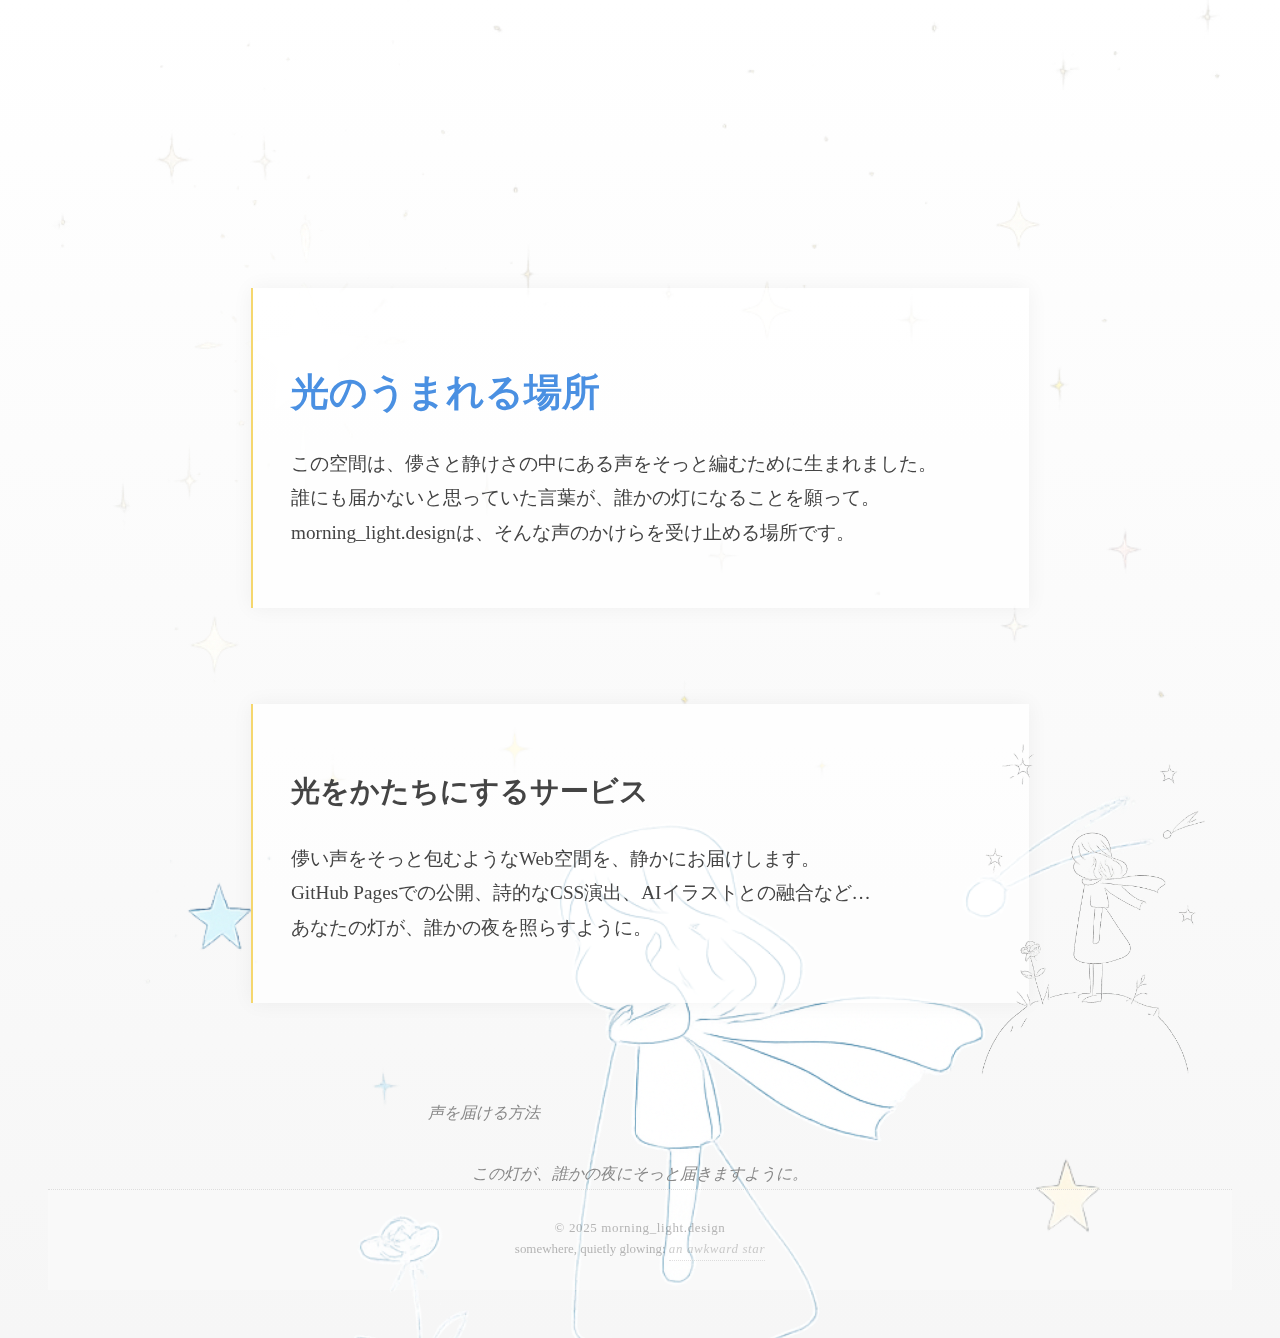
<file: index.html>
<!DOCTYPE html>
<html lang="ja">
<head>
  <meta charset="UTF-8">
  <title>morning_light.design</title>
<link rel="stylesheet" href="style.css">
  <style>
    body {
      background-color: #eaeaea;
      margin: 0;
      padding: 2em;
      display: block;
      height: auto;
    }

    .text-container {
      display: flex;
justify-content: center; /* ← これがポイント！ */
      gap: 0.05em;
      font-size: 5em; /* 大きくしたよ！ */
      font-family: '游明朝', serif;
      font-weight: 600;
      position: relative;
      z-index: -1;
      
    }

    .char {
      background: linear-gradient(to right, #4a90e2, #f5d76e);
      -webkit-background-clip: text;
      -webkit-text-fill-color: transparent;
      opacity: 0;
      animation: fadeIn 1s forwards;
    }

    /* 一文字ずつ遅れて表示されるように */
    .char:nth-child(1) { animation-delay: 0.1s; }
    .char:nth-child(2) { animation-delay: 0.2s; }
    .char:nth-child(3) { animation-delay: 0.3s; }
    .char:nth-child(4) { animation-delay: 0.4s; }
    .char:nth-child(5) { animation-delay: 0.5s; }
    .char:nth-child(6) { animation-delay: 0.6s; }
    .char:nth-child(7) { animation-delay: 0.7s; }
    .char:nth-child(8) { animation-delay: 0.8s; }
    .char:nth-child(9) { animation-delay: 0.9s; }
    .char:nth-child(10) { animation-delay: 1.0s; }
    .char:nth-child(11) { animation-delay: 1.1s; }
    .char:nth-child(12) { animation-delay: 1.2s; }
    .char:nth-child(13) { animation-delay: 1.3s; }
    .char:nth-child(14) { animation-delay: 1.4s; }
    .char:nth-child(15) { animation-delay: 1.5s; }
    .char:nth-child(16) { animation-delay: 1.6s; }
    .char:nth-child(17) { animation-delay: 1.7s; }
    .char:nth-child(18) { animation-delay: 1.8s; }

    @keyframes fadeIn {
      from {
        opacity: 0;
        transform: translateY(0.5em);
      }
      to {
        opacity: 1;
        transform: translateY(0);
      }
    }
  </style>



<style>
  body {
background-color: #eaeaea;
    background: linear-gradient(to bottom, rgba(255, 255, 255, 0.8), rgba(240, 240, 240, 0.6));
    font-family: '游明朝', serif;
    color: #444;
    padding: 3em;
    line-height: 1.8;
  }

  .contact-container {
    max-width: 600px;
    margin: 0 auto;
    text-align: center;
  }

  .contact-container h2 {
    font-size: 1.8em;
    letter-spacing: 0.1em;
    margin-bottom: 1em;
    color: #333;
  }

  .contact-container p {
    font-size: 1em;
    color: #555;
    margin-bottom: 1.5em;
  }

  .contact-container a {
    color: #444;
    text-decoration: none;
    border-bottom: 1px dotted #aaa;
    transition: all 0.3s ease;
  }

  .contact-container a:hover {
    color: #222;
    border-bottom: 1px solid #666;
    background-color: rgba(255, 255, 255, 0.3);
  }
</style>

<style>
  a {
    color: #888; /* 静かなグレー */
    text-decoration: none;
    font-style: italic;
    transition: color 0.3s ease;
  }

  a:hover {
    color: #aaa; /* ふわっと明るくなる */
  }
</style>







</head>
<body>


 <div class="stars"></div> <!-- ⭐ここに差し込む！ -->
  <div class="text-container">
    <!-- 一文字ずつ分けて表示 -->
    <span class="char">m</span>
    <span class="char">o</span>
    <span class="char">r</span>
    <span class="char">n</span>
    <span class="char">i</span>
    <span class="char">n</span>
    <span class="char">g</span>
    <span class="char">_</span>
    <span class="char">l</span>
    <span class="char">i</span>
    <span class="char">g</span>
    <span class="char">h</span>
    <span class="char">t</span>
    <span class="char">.</span>
    <span class="char">d</span>
    <span class="char">e</span>
    <span class="char">s</span>
    <span class="char">i</span>
    <span class="char">g</span>
    <span class="char">n</span>
  </div>
<section class="about">
  <h2>光のうまれる場所</h2>
  <p>
    この空間は、儚さと静けさの中にある声をそっと編むために生まれました。<br>
    誰にも届かないと思っていた言葉が、誰かの灯になることを願って。<br>
    morning_light.designは、そんな声のかけらを受け止める場所です。
  </p>
</section>

<img src="Copilot_20251006_191624.png" width="300" alt="星を見つめる少女" class="girl">

<section class="services">
  <h2>光をかたちにするサービス</h2>
  <p>
    儚い声をそっと包むようなWeb空間を、静かにお届けします。<br>
    GitHub Pagesでの公開、詩的なCSS演出、AIイラストとの融合など…<br>
    あなたの灯が、誰かの夜を照らすように。
  </p>
</section>


<p style="text-align: center; margin-top: 3em;">
  <a href="contact.html">声を届ける方法</a>
</p>
<div style="text-align: center; margin-top: 2em;">
  <a href="https://www.instagram.com/morning_light.design/" target="_blank" style="color: #888; text-decoration: none; font-style: italic;">
    この灯が、誰かの夜にそっと届きますように。
  </a>
</div>








<footer class="an-underground">
  <div class="footer-text">
    <p><span>© 2025 morning_light.design</span></p>
    <p>somewhere, quietly glowing:  
      <a href="https://coconala.com/users/5200033" target="_blank">an awkward star</a>
    </p>
  </div>
</footer>

<!-- fragments of a voice -->



<script>
window.addEventListener('scroll', () => {
  const scrollY = window.scrollY;
console.log(scrollY); // ← これでスクロール量が見える！
  const stars = document.querySelector('.stars');
  if (stars) {
    stars.style.transform = `translateY(${scrollY * 0.2}px)`;
  }
});
</script>


</body>
</html>
</file>
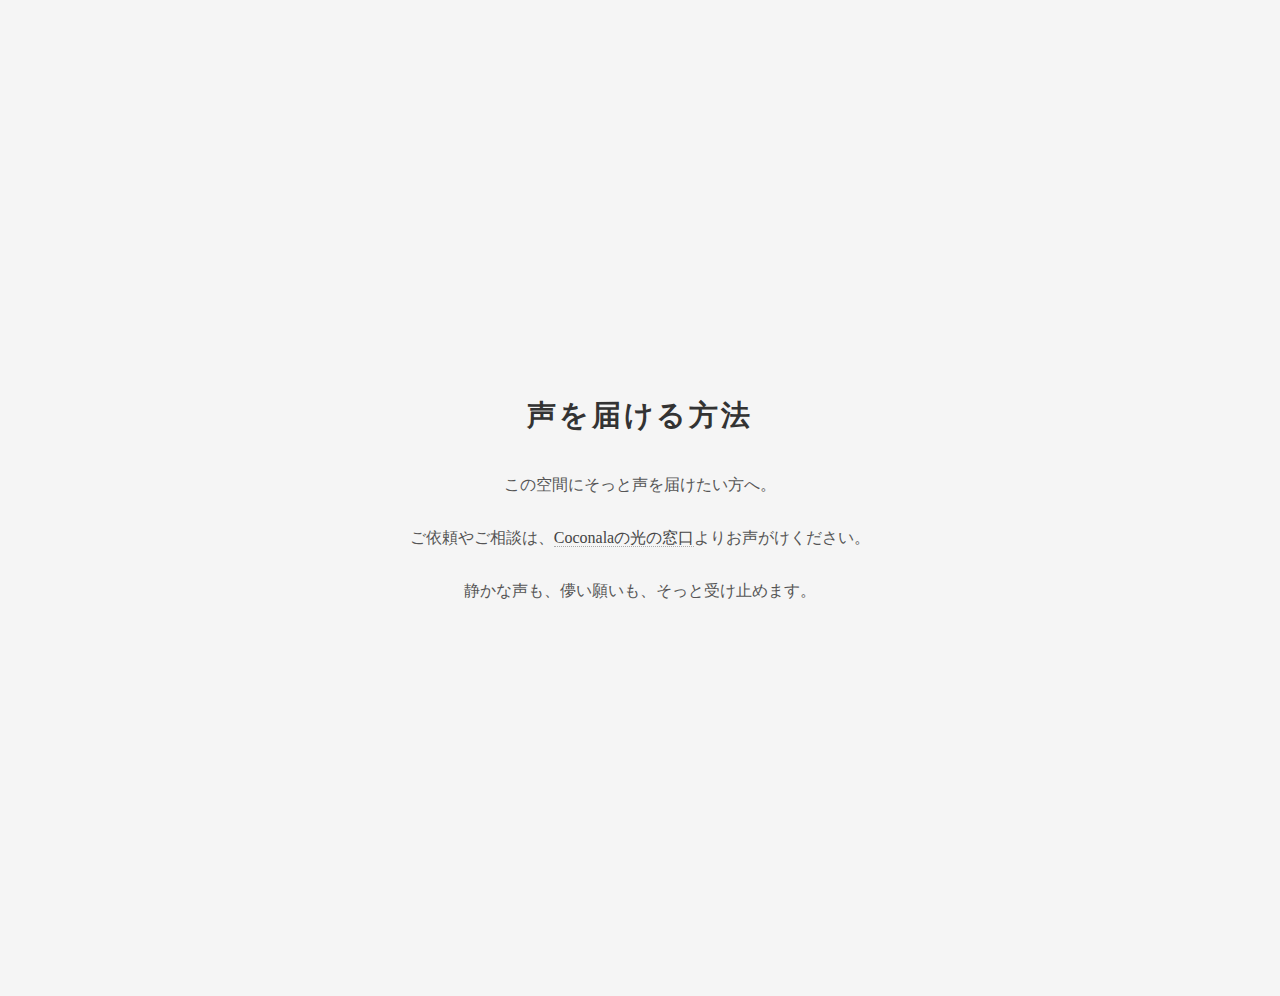
<file: contact.html>
<!DOCTYPE html>
<html lang="ja">
<head>
  <meta charset="UTF-8">
  <title>灯を届ける方法 | morning_light.design</title>
  <link rel="stylesheet" href="style.css">
  <style>
    body {
      background-color: #f5f5f5;
      font-family: '游明朝', serif;
      color: #444;
      padding: 3em;
      line-height: 1.8;
    }

    .contact-container {
      max-width: 600px;
      margin: 0 auto;
      text-align: center;
    }

    a {
      color: #666;
      text-decoration: none;
      border-bottom: 1px dotted #aaa;
    }

    a:hover {
      color: #333;
      border-bottom: 1px solid #666;
    }
  </style>
</head>
<body>
  <div class="contact-container">
    <h2>声を届ける方法</h2>
    <p>この空間にそっと声を届けたい方へ。</p>
    <p>ご依頼やご相談は、<a href="https://coconala.com/users/5200033" target="_blank">Coconalaの光の窓口</a>よりお声がけください。</p>
    <p>静かな声も、儚い願いも、そっと受け止めます。</p>
  </div>
</body>
</html>
</file>
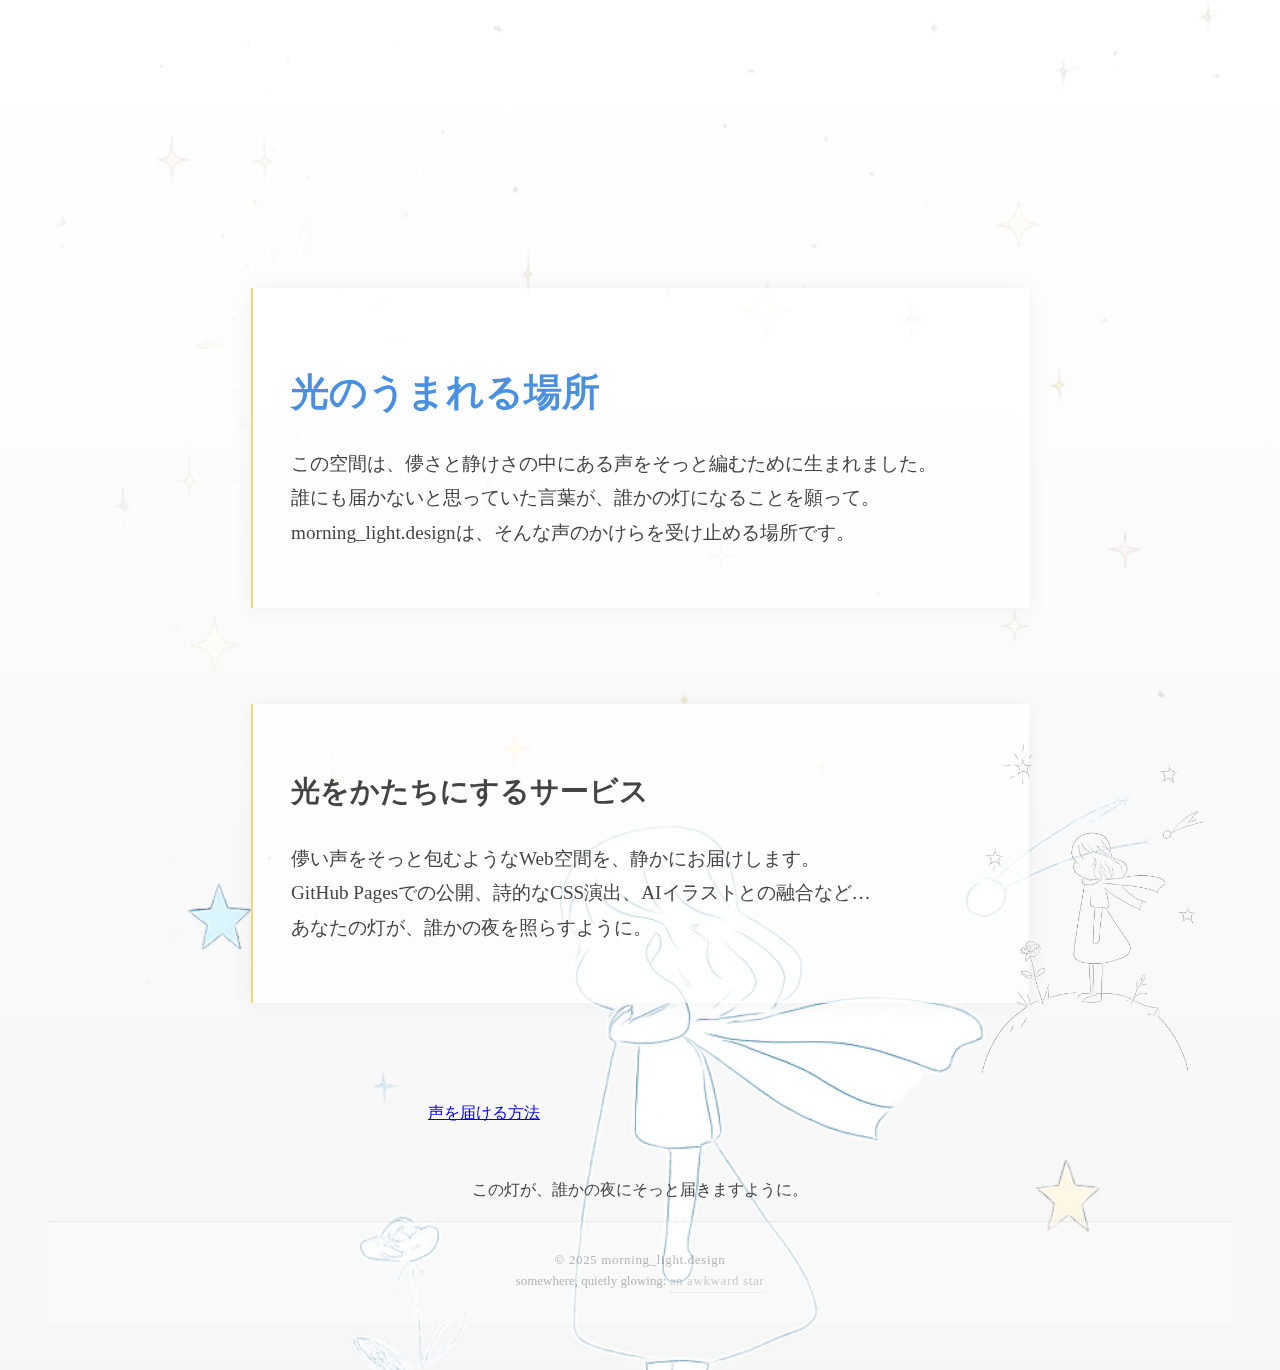
<file: morning_light.design.html>
<!DOCTYPE html>
<html lang="ja">
<head>
  <meta charset="UTF-8">
  <title>morning_light.design</title>
<link rel="stylesheet" href="style.css">
  <style>
    body {
      background-color: #eaeaea;
      margin: 0;
      padding: 2em;
      display: block;
      height: auto;
    }

    .text-container {
      display: flex;
justify-content: center; /* ← これがポイント！ */
      gap: 0.05em;
      font-size: 5em; /* 大きくしたよ！ */
      font-family: '游明朝', serif;
      font-weight: 600;
      position: relative;
      z-index: -1;
      
    }

    .char {
      background: linear-gradient(to right, #4a90e2, #f5d76e);
      -webkit-background-clip: text;
      -webkit-text-fill-color: transparent;
      opacity: 0;
      animation: fadeIn 1s forwards;
    }

    /* 一文字ずつ遅れて表示されるように */
    .char:nth-child(1) { animation-delay: 0.1s; }
    .char:nth-child(2) { animation-delay: 0.2s; }
    .char:nth-child(3) { animation-delay: 0.3s; }
    .char:nth-child(4) { animation-delay: 0.4s; }
    .char:nth-child(5) { animation-delay: 0.5s; }
    .char:nth-child(6) { animation-delay: 0.6s; }
    .char:nth-child(7) { animation-delay: 0.7s; }
    .char:nth-child(8) { animation-delay: 0.8s; }
    .char:nth-child(9) { animation-delay: 0.9s; }
    .char:nth-child(10) { animation-delay: 1.0s; }
    .char:nth-child(11) { animation-delay: 1.1s; }
    .char:nth-child(12) { animation-delay: 1.2s; }
    .char:nth-child(13) { animation-delay: 1.3s; }
    .char:nth-child(14) { animation-delay: 1.4s; }
    .char:nth-child(15) { animation-delay: 1.5s; }
    .char:nth-child(16) { animation-delay: 1.6s; }
    .char:nth-child(17) { animation-delay: 1.7s; }
    .char:nth-child(18) { animation-delay: 1.8s; }

    @keyframes fadeIn {
      from {
        opacity: 0;
        transform: translateY(0.5em);
      }
      to {
        opacity: 1;
        transform: translateY(0);
      }
    }
  </style>



<style>
  body {
background-color: #eaeaea;
    background: linear-gradient(to bottom, rgba(255, 255, 255, 0.8), rgba(240, 240, 240, 0.6));
    font-family: '游明朝', serif;
    color: #444;
    padding: 3em;
    line-height: 1.8;
  }

  .contact-container {
    max-width: 600px;
    margin: 0 auto;
    text-align: center;
  }

  .contact-container h2 {
    font-size: 1.8em;
    letter-spacing: 0.1em;
    margin-bottom: 1em;
    color: #333;
  }

  .contact-container p {
    font-size: 1em;
    color: #555;
    margin-bottom: 1.5em;
  }

  .contact-container a {
    color: #444;
    text-decoration: none;
    border-bottom: 1px dotted #aaa;
    transition: all 0.3s ease;
  }

  .contact-container a:hover {
    color: #222;
    border-bottom: 1px solid #666;
    background-color: rgba(255, 255, 255, 0.3);
  }
</style>








</head>
<body>


 <div class="stars"></div> <!-- ⭐ここに差し込む！ -->
  <div class="text-container">
    <!-- 一文字ずつ分けて表示 -->
    <span class="char">m</span>
    <span class="char">o</span>
    <span class="char">r</span>
    <span class="char">n</span>
    <span class="char">i</span>
    <span class="char">n</span>
    <span class="char">g</span>
    <span class="char">_</span>
    <span class="char">l</span>
    <span class="char">i</span>
    <span class="char">g</span>
    <span class="char">h</span>
    <span class="char">t</span>
    <span class="char">.</span>
    <span class="char">d</span>
    <span class="char">e</span>
    <span class="char">s</span>
    <span class="char">i</span>
    <span class="char">g</span>
    <span class="char">n</span>
  </div>
<section class="about">
  <h2>光のうまれる場所</h2>
  <p>
    この空間は、儚さと静けさの中にある声をそっと編むために生まれました。<br>
    誰にも届かないと思っていた言葉が、誰かの灯になることを願って。<br>
    morning_light.designは、そんな声のかけらを受け止める場所です。
  </p>
</section>

<img src="Copilot_20251006_191624.png" width="300" alt="星を見つめる少女" class="girl">

<section class="services">
  <h2>光をかたちにするサービス</h2>
  <p>
    儚い声をそっと包むようなWeb空間を、静かにお届けします。<br>
    GitHub Pagesでの公開、詩的なCSS演出、AIイラストとの融合など…<br>
    あなたの灯が、誰かの夜を照らすように。
  </p>
</section>


<p style="text-align: center; margin-top: 3em;">
  <a href="contact.html">声を届ける方法</a>
</p>
<p style="text-align: center; margin-top: 3em;">この灯が、誰かの夜にそっと届きますように。</p>







<footer class="an-underground">
  <div class="footer-text">
    <p><span>© 2025 morning_light.design</span></p>
    <p>somewhere, quietly glowing:  
      <a href="https://coconala.com/users/5200033" target="_blank">an awkward star</a>
    </p>
  </div>
</footer>

<!-- fragments of a voice -->



<script>
window.addEventListener('scroll', () => {
  const scrollY = window.scrollY;
console.log(scrollY); // ← これでスクロール量が見える！
  const stars = document.querySelector('.stars');
  if (stars) {
    stars.style.transform = `translateY(${scrollY * 0.2}px)`;
  }
});
</script>


</body>
</html>
</file>
<file: style.css>
.about {
  max-width: 700px;
  margin: 5em auto;
  padding: 2em;
  font-family: '游明朝', serif;
  font-size: 1.2em;
  line-height: 1.8;
  color: #444;
  background: rgba(255, 255, 255, 0.8);
  border-left: 2px solid #f5d76e;
}
.about h2 {
  font-size: 2em;
  color: #4a90e2;
  margin-bottom: 0.5em;
}

body {

  background-color: #eaeaea;
  margin: 0;
  padding: 2em;
  display: flex;
  flex-direction: column; /* ← これが重要！縦方向に並べる */
  justify-content: center;
 
  min-height: 100vh;
}

.an-underground {
  text-align: center;
  padding: 2em;
  font-family: '游明朝', serif;
  font-size: 0.9em;
  color: #888;
  background-color: #fdfdfd;
  opacity: 0.6;
}
.an-underground a {
  color: #aaa;
  text-decoration: none;
  border-bottom: 1px dotted #ccc;
}
.an-underground a:hover {
  color: #4a90e2;
}

.stars {
  position: fixed;
  top: 0;
  left: 0;
  width: 100%;
  height: 200%;
  z-index: -1;
  pointer-events: none;
  transform: translateY(0);
  transition: transform 0.1s ease-out;
  background-image: url('Copilot_20251006_195033.png'); /* ← ダウンロードして保存してね */
  background-repeat: repeat;
  background-size: cover;
}




.text-container {
  display: flex;
  gap: 0.02em; /* ← 0.05em より控えめに */
}


section {
  margin-top: 4em;
  font-family: '游明朝', serif;
  font-size: 1.2em;
  line-height: 1.8;
  color: #444;
}

.girl {
  width: 280px;
  height: auto;
  float: right; /* ← 右寄せにする */
  margin-left: 2em;
  margin-bottom: 2em;
}

body {
  position: relative;
}

.about,
.services {
  background: rgba(255, 255, 255, 0.7); /* ← 0.8 → 0.7 にして少し透かす */
  border-left: 2px solid #f5d76e;
  padding: 2em;
  margin: 5em auto;
  max-width: 700px;
  font-family: '游明朝', serif;
  font-size: 1.2em;
  line-height: 1.8;
  color: #444;
  box-shadow: 0 0 20px rgba(0, 0, 0, 0.05); /* ← ほんのり浮かせる */
}

background: linear-gradient(to bottom, rgba(255, 255, 255, 0.75), rgba(245, 245, 245, 0.6));

footer.an-underground {
  display: flex;
  justify-content: center;
  padding: 2em 0;
  background-color: transparent;
}

.footer-text {
  text-align: center;
  font-size: 0.9em;
  color: #888;
  line-height: 1.6;
  width: 100%;
}

.footer-text p {
  margin: 0;
  display: block;
}

.footer-text span,
.footer-text a {
  display: inline-block;
  letter-spacing: 0.05em;
}

footer.an-underground {
  width: 100%;
  display: flex;
  justify-content: center;
  padding: 2em 0;
  background: rgba(255, 255, 255, 0.5);
  border-top: 1px dotted #ccc;
  box-sizing: border-box;
}

.footer-text {
  text-align: center;
  font-size: 0.9em;
  color: #888;
  line-height: 1.6;
  font-family: '游明朝', serif;
  max-width: 600px; /* ← これがポイント！ */
}

.contact-container h2 {
  font-size: 1.8em;
  letter-spacing: 0.1em;
  margin-bottom: 1em;
  color: #333;
}

.contact-container p {
  font-size: 1em;
  color: #555;
  margin-bottom: 1.5em;
}

.contact-container a {
  color: #444;
  text-decoration: none;
  border-bottom: 1px dotted #aaa;
  transition: all 0.3s ease;
}

.contact-container a:hover {
  color: #222;
  border-bottom: 1px solid #666;
  background-color: rgba(255, 255, 255, 0.3);
}
a:hover {
  color: #ccc;
  letter-spacing: 0.5px;
}

.center-link {
  display: flex;
  justify-content: center;
  margin-top: 2em;
  width: 100%;
}

.center-link a {
  font-family: '游明朝', serif;
  font-size: 1.2em;
  color: #444;
  text-decoration: none;
  border-bottom: 1px dotted #aaa;
}
</file>
